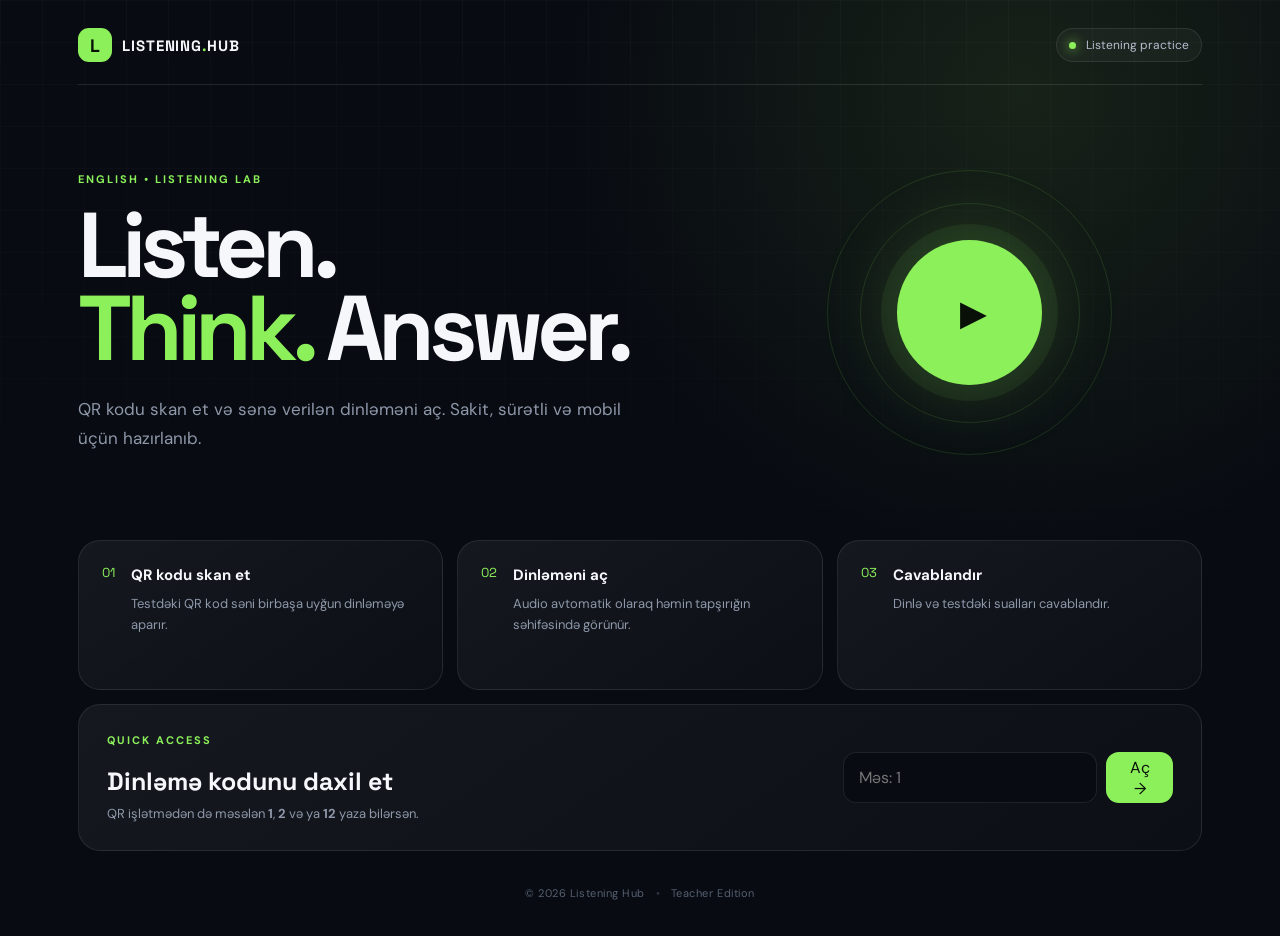
<file: index.html>
<!DOCTYPE html>
<html lang="az">
<head>
  <meta charset="UTF-8">
  <meta name="viewport" content="width=device-width, initial-scale=1.0">
  <title>Listening Hub</title>
  <link rel="stylesheet" href="style.css">
</head>
<body>
  <div class="app-shell">
    <header class="topbar">
      <a class="brand" href="index.html"><span class="brand-mark">L</span><span>LISTENING<span class="brand-dot">.</span>HUB</span></a>
      <div class="status-pill"><span class="status-dot"></span> Listening practice</div>
    </header>

    <main>
      <section class="hero">
        <div class="hero-copy">
          <div class="eyebrow">ENGLISH • LISTENING LAB</div>
          <h1>Listen.<br><em>Think.</em> Answer.</h1>
          <p>QR kodu skan et və sənə verilən dinləməni aç. Sakit, sürətli və mobil üçün hazırlanıb.</p>
        </div>
        <div class="hero-orb">
          <div class="orb-ring ring-1"></div>
          <div class="orb-ring ring-2"></div>
          <div class="play-orb">▶</div>
        </div>
      </section>

      <section class="card-grid">
        <article class="info-card">
          <span class="card-number">01</span>
          <div><strong>QR kodu skan et</strong><p>Testdəki QR kod səni birbaşa uyğun dinləməyə aparır.</p></div>
        </article>
        <article class="info-card">
          <span class="card-number">02</span>
          <div><strong>Dinləməni aç</strong><p>Audio avtomatik olaraq həmin tapşırığın səhifəsində görünür.</p></div>
        </article>
        <article class="info-card">
          <span class="card-number">03</span>
          <div><strong>Cavablandır</strong><p>Dinlə və testdəki sualları cavablandır.</p></div>
        </article>
      </section>

      <section class="manual-card">
        <div>
          <div class="section-label">QUICK ACCESS</div>
          <h2>Dinləmə kodunu daxil et</h2>
          <p>QR işlətmədən də məsələn <b>1</b>, <b>2</b> və ya <b>12</b> yaza bilərsən.</p>
        </div>
        <div class="access-form">
          <input id="listeningInput" type="number" min="1" placeholder="Məs: 1">
          <button id="openListening">Aç <span>→</span></button>
        </div>
      </section>

      <section class="footer-note">© 2026 Listening Hub <span>•</span> Teacher Edition</section>
    </main>
  </div>
  <script src="script.js"></script>
</body>
</html>
</file>
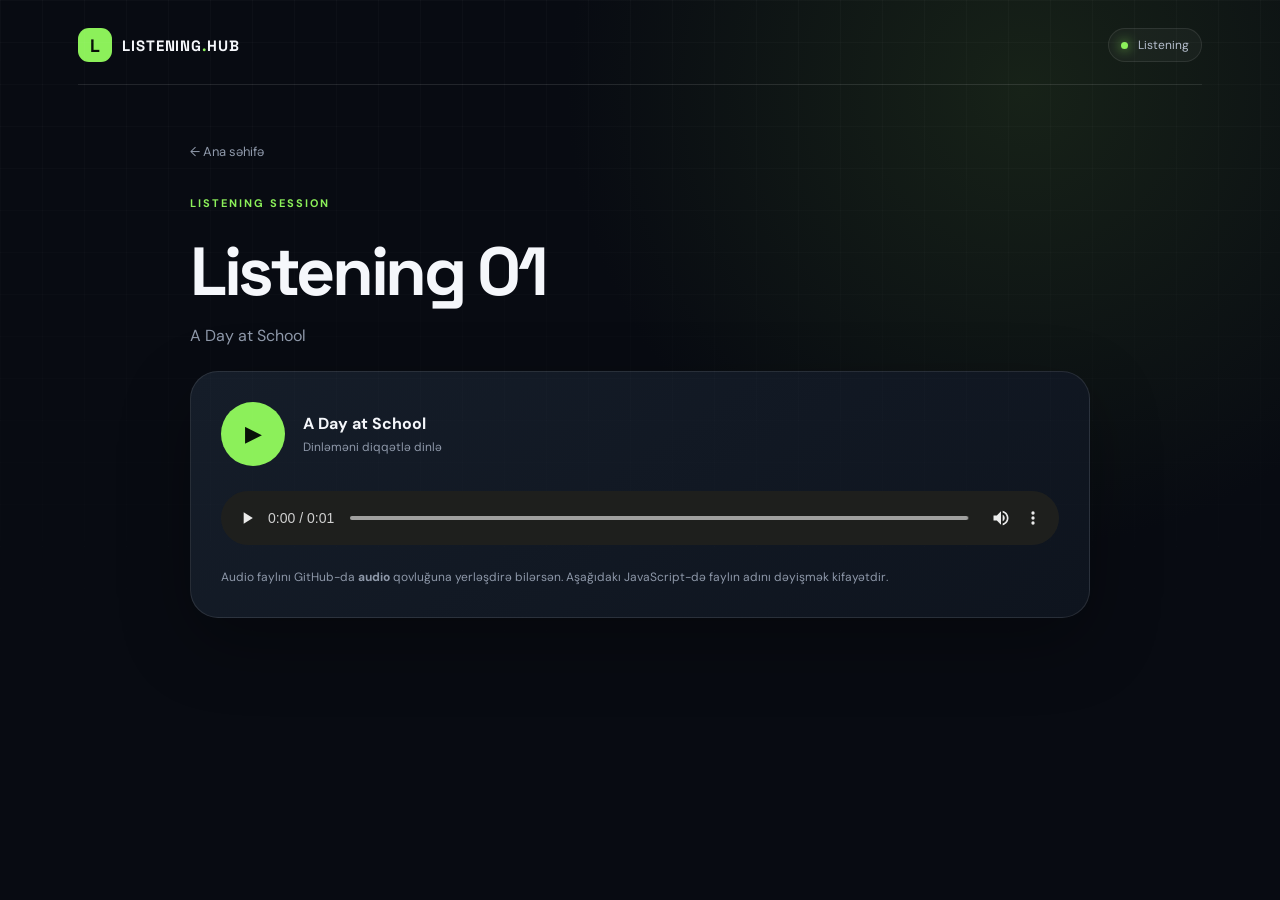
<file: listening.html>
<!DOCTYPE html>
<html lang="az">
<head>
  <meta charset="UTF-8">
  <meta name="viewport" content="width=device-width, initial-scale=1.0">
  <title>Listening — Listening Hub</title>
  <link rel="stylesheet" href="style.css">
  <style>
    .listening-page{max-width:900px;margin:0 auto;padding:55px 0}
    .back{color:#8e98a9;text-decoration:none;font-size:13px}.back:hover{color:#fff}
    .test-head{margin:35px 0 25px}.test-head h1{font-family:"Space Grotesk";font-size:clamp(38px,7vw,68px);letter-spacing:-.05em;margin:0 0 10px}.test-head p{color:#8e98a9;margin:0}
    .player{background:linear-gradient(145deg,#151d29,#0e141e);border:1px solid rgba(255,255,255,.1);border-radius:28px;padding:30px;box-shadow:0 25px 70px rgba(0,0,0,.3)}
    .track{display:flex;align-items:center;gap:18px}.big-play{width:64px;height:64px;border:0;border-radius:50%;background:#8cf05a;color:#081008;font-size:22px;cursor:pointer}.track-title{font-weight:700}.track-meta{color:#8e98a9;font-size:12px;margin-top:5px}
    audio{width:100%;margin-top:25px;filter:invert(.92) hue-rotate(70deg)}
    .notice{margin-top:18px;color:#8e98a9;font-size:12px;line-height:1.6}
  </style>
</head>
<body>
<div class="app-shell">
<header class="topbar">
  <a class="brand" href="index.html"><span class="brand-mark">L</span><span>LISTENING<span class="brand-dot">.</span>HUB</span></a>
  <div class="status-pill"><span class="status-dot"></span> Listening</div>
</header>

<main class="listening-page">
  <a class="back" href="index.html">← Ana səhifə</a>
  <div class="test-head">
    <div class="eyebrow">LISTENING SESSION</div>
    <h1 id="title">Listening</h1>
    <p id="subtitle">Audio yüklənir...</p>
  </div>

  <section class="player">
    <div class="track">
      <button class="big-play" id="play">▶</button>
      <div><div class="track-title" id="trackTitle">Listening audio</div><div class="track-meta">Dinləməni diqqətlə dinlə</div></div>
    </div>
    <audio id="audio" controls preload="metadata"></audio>
    <div class="notice">Audio faylını GitHub-da <b>audio</b> qovluğuna yerləşdirə bilərsən. Aşağıdakı JavaScript-də faylın adını dəyişmək kifayətdir.</div>
  </section>
</main>
</div>

<script>
const params = new URLSearchParams(location.search);
const id = params.get("id") || "1";

/*
  BURADAN SONRA SƏNİN DİNLƏMƏLƏRİNİ ƏLAVƏ EDƏCƏYİK.
  Məsələn:
  1: { title:"A Day at School", file:"audio/listening-1.mp3" }
  2: { title:"My Weekend", file:"audio/listening-2.mp3" }
*/
const listenings = {
  1: { title: "Listening 01", subtitle: "A Day at School", file: "audio/listening-1.mp3" },
  2: { title: "Listening 02", subtitle: "My Weekend", file: "audio/listening-2.mp3" },
  3: { title: "Listening 03", subtitle: "A New Adventure", file: "audio/listening-3.mp3" }
};

const item = listenings[id] || listenings[1];
document.title = item.title + " — Listening Hub";
document.getElementById("title").textContent = item.title;
document.getElementById("subtitle").textContent = item.subtitle;
document.getElementById("trackTitle").textContent = item.subtitle;
document.getElementById("audio").src = item.file;

const audio = document.getElementById("audio");
const play = document.getElementById("play");
play.addEventListener("click", () => {
  if (audio.paused) audio.play();
  else audio.pause();
});
audio.addEventListener("play", () => play.textContent = "❚❚");
audio.addEventListener("pause", () => play.textContent = "▶");
</script>
</body>
</html>
</file>
<file: style.css>
@import url('https://fonts.googleapis.com/css2?family=DM+Sans:wght@400;500;600;700&family=Space+Grotesk:wght@500;600;700&display=swap');

:root{
  --bg:#080b12; --panel:#10151f; --panel2:#141b27; --text:#f5f7fb;
  --muted:#8e98a9; --line:rgba(255,255,255,.09); --accent:#8cf05a;
  --accent2:#b5ff91;
}
*{box-sizing:border-box}
html{scroll-behavior:smooth}
body{margin:0;background:radial-gradient(circle at 80% 10%,#172218 0,#080b12 35%),var(--bg);color:var(--text);font-family:"DM Sans",sans-serif;min-height:100vh}
body:before{content:"";position:fixed;inset:0;pointer-events:none;background-image:linear-gradient(rgba(255,255,255,.025) 1px,transparent 1px),linear-gradient(90deg,rgba(255,255,255,.025) 1px,transparent 1px);background-size:42px 42px;mask-image:linear-gradient(to bottom,black,transparent 80%)}
.app-shell{max-width:1180px;margin:auto;padding:24px 28px 36px}
.topbar{display:flex;align-items:center;justify-content:space-between;border-bottom:1px solid var(--line);padding:4px 0 22px}
.brand{display:flex;align-items:center;gap:10px;color:var(--text);text-decoration:none;font-family:"Space Grotesk";font-weight:700;letter-spacing:.06em;font-size:15px}
.brand-mark{display:grid;place-items:center;width:34px;height:34px;border-radius:11px;background:var(--accent);color:#081008;font-size:18px}
.brand-dot{color:var(--accent)}
.status-pill{font-size:12px;color:#b5becd;border:1px solid var(--line);background:rgba(255,255,255,.035);padding:8px 12px;border-radius:999px}
.status-dot{display:inline-block;width:7px;height:7px;border-radius:50%;background:var(--accent);margin-right:7px;box-shadow:0 0 12px var(--accent)}
.hero{min-height:455px;display:grid;grid-template-columns:1.15fr .85fr;align-items:center;gap:30px}
.eyebrow,.section-label{font-size:11px;font-weight:700;letter-spacing:.18em;color:var(--accent);margin-bottom:18px}
.hero h1{font-family:"Space Grotesk";font-size:clamp(54px,8vw,92px);line-height:.9;letter-spacing:-.065em;margin:0 0 25px}
.hero h1 em{font-style:normal;color:var(--accent)}
.hero p{max-width:570px;color:var(--muted);font-size:17px;line-height:1.7;margin:0}
.hero-orb{height:330px;position:relative;display:grid;place-items:center}
.play-orb{width:145px;height:145px;border-radius:50%;display:grid;place-items:center;padding-left:7px;font-size:35px;color:#081008;background:var(--accent);box-shadow:0 0 0 16px rgba(140,240,90,.07),0 0 80px rgba(140,240,90,.22);animation:float 4s ease-in-out infinite}
.orb-ring{position:absolute;border:1px solid rgba(140,240,90,.13);border-radius:50%;aspect-ratio:1}
.ring-1{width:285px}.ring-2{width:220px}
.card-grid{display:grid;grid-template-columns:repeat(3,1fr);gap:14px}
.info-card,.manual-card{border:1px solid var(--line);background:linear-gradient(145deg,rgba(255,255,255,.055),rgba(255,255,255,.018));border-radius:22px}
.info-card{padding:23px;display:flex;gap:16px;min-height:150px}
.card-number{font-family:"Space Grotesk";color:var(--accent);font-size:13px}
.info-card strong{font-size:15px}.info-card p{color:var(--muted);font-size:13px;line-height:1.6;margin:9px 0 0}
.manual-card{margin-top:14px;padding:28px;display:flex;align-items:center;justify-content:space-between;gap:25px}
.manual-card h2{font-family:"Space Grotesk";font-size:25px;margin:0 0 8px}.manual-card p{margin:0;color:var(--muted);font-size:13px}
.access-form{display:flex;gap:9px;min-width:330px}
.access-form input{width:100%;background:#080b12;color:white;border:1px solid var(--line);border-radius:13px;padding:14px 15px;outline:none;font:inherit}
.access-form input:focus{border-color:rgba(140,240,90,.6)}
.access-form button{border:0;background:var(--accent);color:#081008;font-weight:700;border-radius:13px;padding:0 20px;cursor:pointer;font:inherit}
.access-form button:hover{background:var(--accent2)}
.footer-note{text-align:center;color:#566071;font-size:11px;letter-spacing:.05em;padding-top:35px}.footer-note span{margin:0 7px;color:#303847}
@keyframes float{50%{transform:translateY(-10px)}}
@media(max-width:760px){
  .app-shell{padding:18px 16px 28px}.status-pill{display:none}
  .hero{min-height:520px;grid-template-columns:1fr;text-align:left;padding:55px 0 20px}
  .hero h1{font-size:60px}.hero-orb{position:absolute;right:4px;top:160px;opacity:.35;z-index:-1}.play-orb{width:125px;height:125px}
  .ring-1{width:240px}.ring-2{width:185px}
  .card-grid{grid-template-columns:1fr}.info-card{min-height:auto}
  .manual-card{align-items:stretch;flex-direction:column}.access-form{min-width:0}
}
</file>
